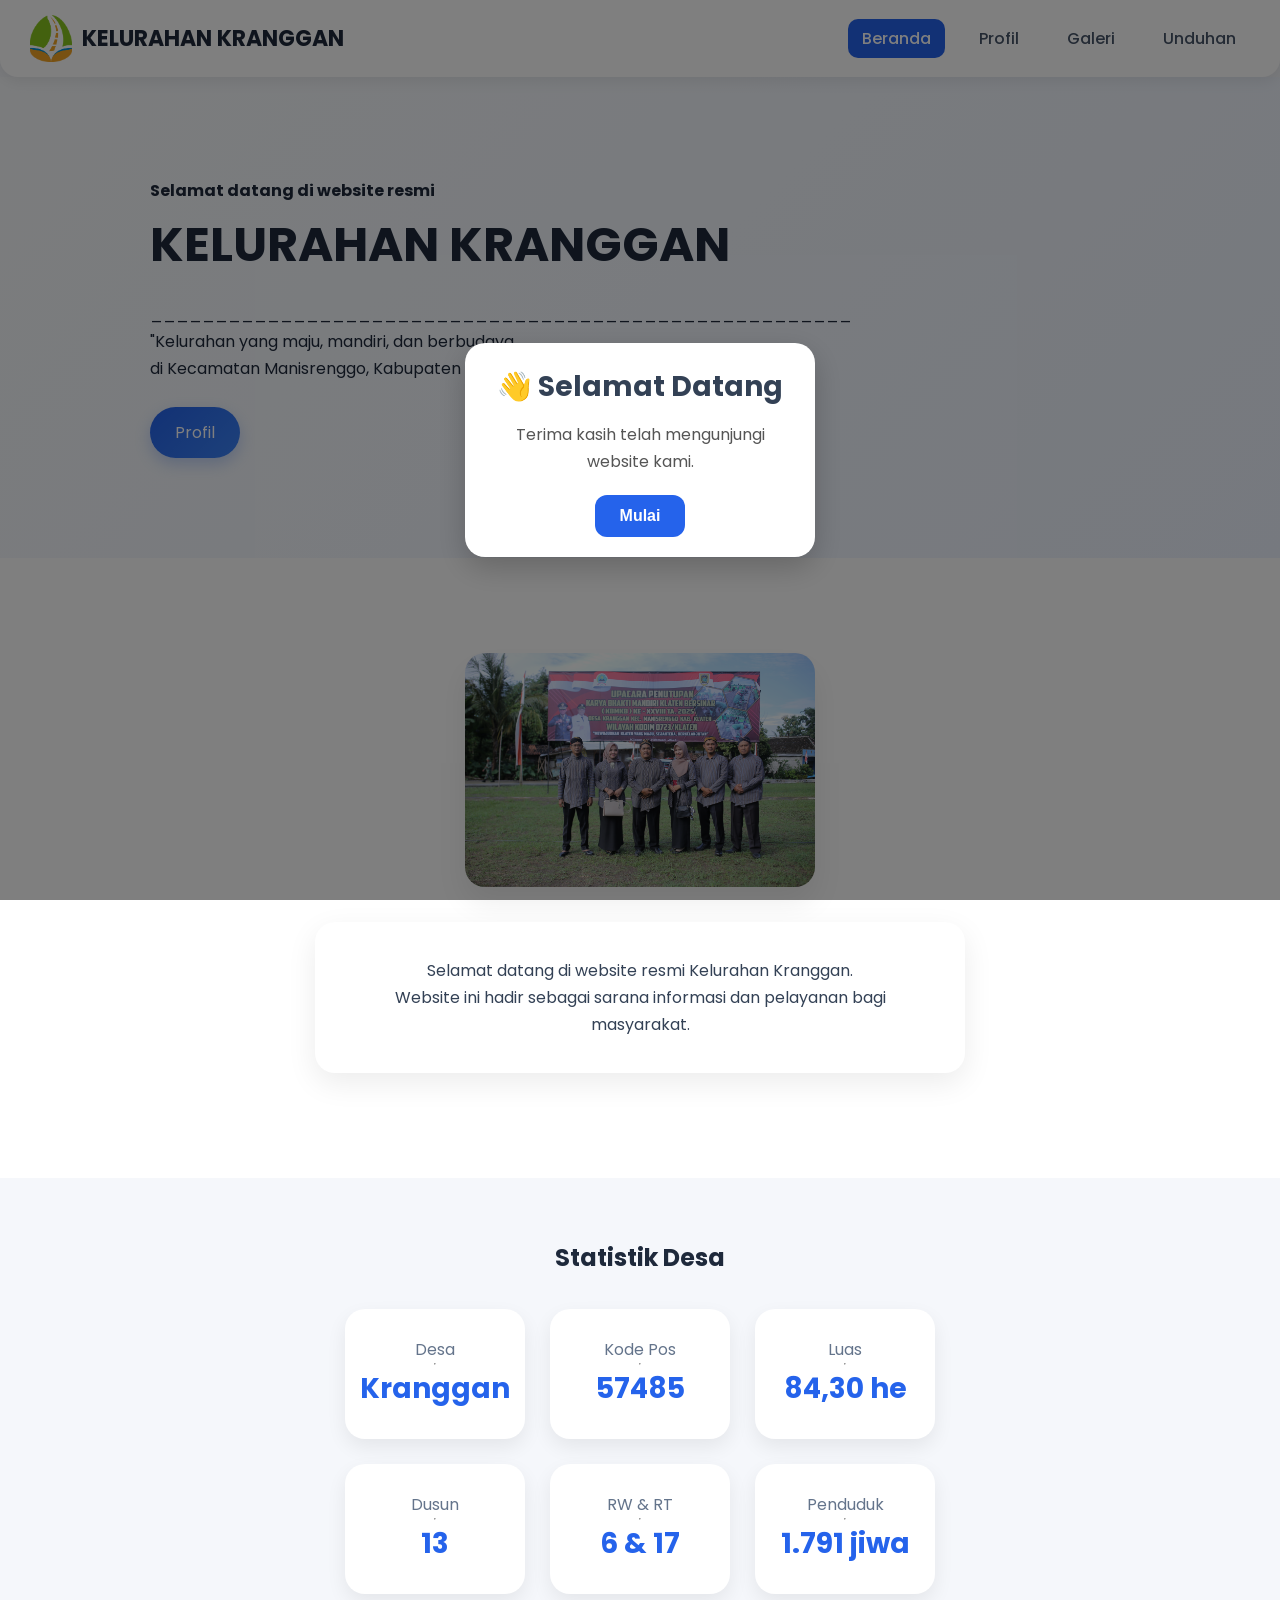
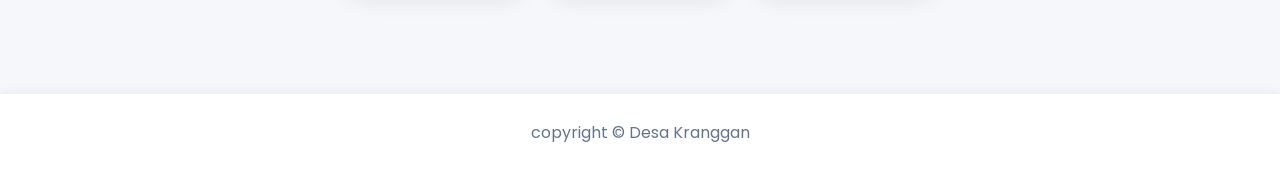
<file: index.html>
<!DOCTYPE html>
<html lang="id">
<head>
    <meta charset="UTF-8">
    <meta name="viewport" content="width=device-width, initial-scale=1.0">
    <title>Kelurahan Kranggan</title>
    <link rel="stylesheet" href="style.css">
    <link rel="icon" href="download/logo web.png">
    <script src="script.js"></script>
</head>
<body>
    <header>
        <div class="logo">
            <img src="download/logo web.png" alt="logoku">
            <h2>KELURAHAN KRANGGAN</h2>
        </div>
        <ul>
            <li><a href="index.html" class="active">Beranda</a></li>
            <li><a href="profil.html">Profil</a></li>
            <li><a href="galeri.html">Galeri</a></li>
            <li><a href="unduhan.html">Unduhan</a></li>
        </ul>
    </header>

    <section class="tubnail">
        <h4>Selamat datang di website resmi</h4>
        <h1>KELURAHAN KRANGGAN</h1>
        <p>______________________________________________________</p>
        <p>"Kelurahan yang maju, mandiri, dan berbudaya <br> di Kecamatan Manisrenggo, Kabupaten Klaten."</p>
        <a href="profil.html">Profil</a>
    </section>

    <section class="sambutan">
        <img src="gambar/kita bersama.jpg" alt="foto penting">
        <p class="card-t">Selamat datang di website resmi Kelurahan Kranggan.<br> Website ini hadir sebagai sarana informasi dan pelayanan bagi masyarakat.</p>
    </section>

    <section class="statistik">
        <h2>Statistik Desa</h2>
        <div class="stats">
            <div class="card">
                <p>Desa</p>
                <hr>
                <h3>Kranggan</h3>
            </div>
            <div class="card">
                <p>Kode Pos</p>
                <hr>
                <h3>57485</h3>
            </div>
            <div class="card">
                <p>Luas</p>
                <hr>
                <h3>84,30 he</h3>
            </div>
            <div class="card">
                <p>Dusun</p>
                <hr>
                <h3>13</h3>
            </div>
            <div class="card">
                <p>RW & RT</p>
                <hr>
                <h3>6 & 17 </h3>
            </div>
            <div class="card">
                <p>Penduduk</p>
                <hr>
                <h3>1.791 jiwa</h3>
            </div>
        </div>
    </section>

    <footer>
        <p>copyright &copy; Desa Kranggan</p>
    </footer>
    
    <!--Pop-up-->
    <div id="welcome" class="welcome">
      <div class="popup-content">
          <h2>👋 Selamat Datang</h2>
          <p>Terima kasih telah mengunjungi website kami.</p>
          <button onclick="closePopup()">Mulai</button>
      </div>
    </div>

  <script src="script.js"></script>
</body>
</html>
</file>
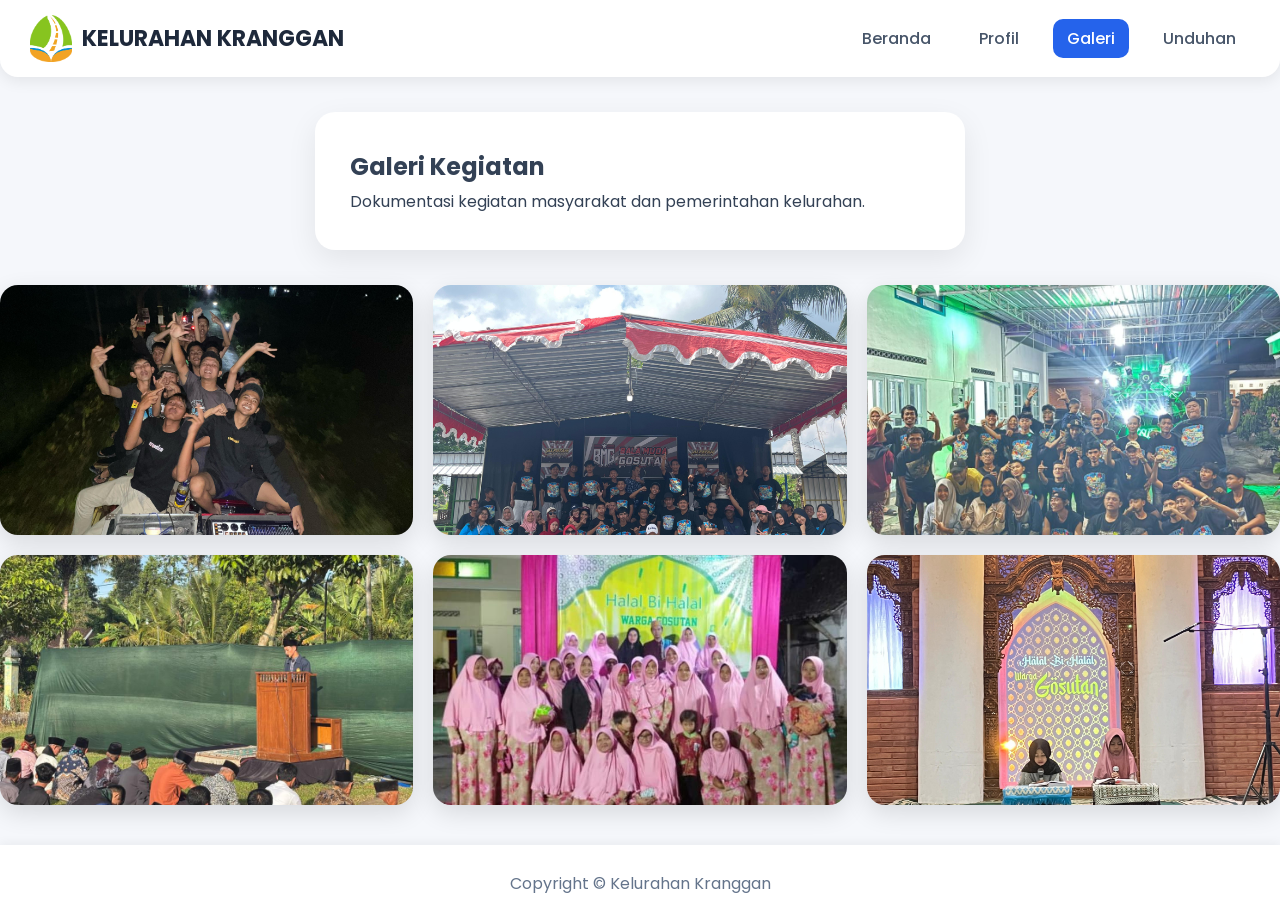
<file: galeri.html>
<!DOCTYPE html>
<html lang="id">
<head>
    <meta charset="UTF-8">
    <meta name="viewport" content="width=device-width, initial-scale=1.0">
    <title>Galeri</title>
    <link rel="stylesheet" href="style.css">
    <link rel="icon" href="download/logo web.png">
</head>
<body>

<header>
    <div class="logo">
        <img src="download/logo web.png" alt="">
        <h2>KELURAHAN KRANGGAN</h2>
    </div>

    <ul>
        <li><a href="index.html" >Beranda</a></li>
        <li><a href="profil.html">Profil</a></li>
        <li><a href="galeri.html" class="active">Galeri</a></li>
        <li><a href="unduhan.html">Unduhan</a></li>
    </ul>
</header>

<section class="card-t">
    <h2>Galeri Kegiatan</h2>
    <p>Dokumentasi kegiatan masyarakat dan pemerintahan kelurahan.</p>
</section>

<section class="galeri">
    <div class="grid-galeri">
        <div class="item"><img src="download/IMG-20250330-WA0039.jpg"></div>
        <div class="item"><img src="download/IMG-20250810-WA0078.jpg"></div>
        <div class="item"><img src="download/IMG-20260319-WA0011.jpg"></div>
        <div class="item"><img src="download/IMG-20260320-WA0004.jpg"></div>
        <div class="item"><img src="download/IMG-20260326-WA0019.jpg"></div>
        <div class="item"><img src="download/IMG-20260326-WA0071.jpg"></div>
    </div>
</section>

<footer>
    <p>Copyright © Kelurahan Kranggan</p>
</footer>

</body>
</html>
</file>
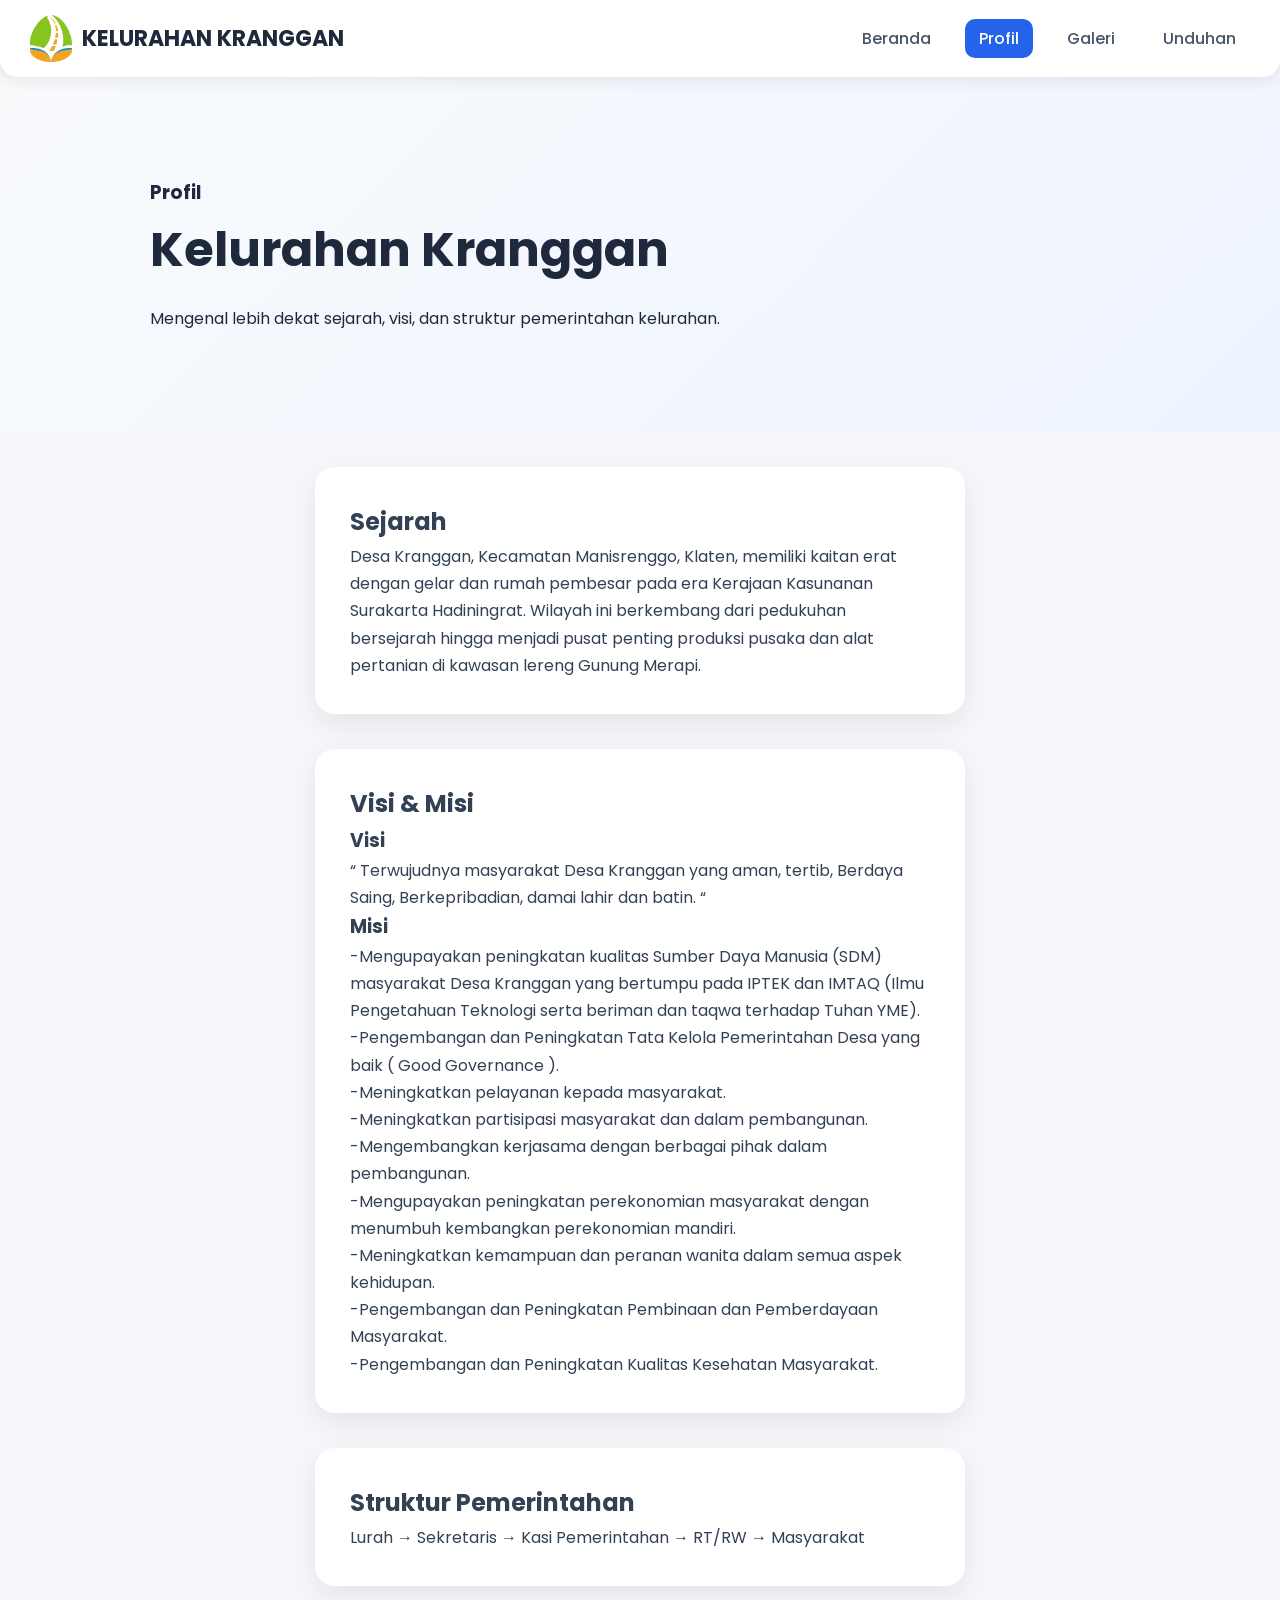
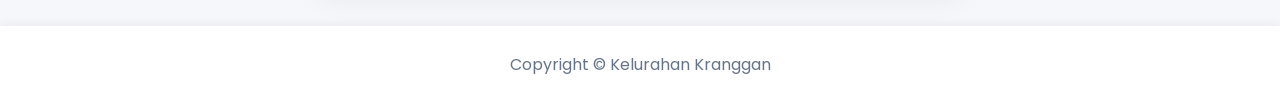
<file: profil.html>
<!DOCTYPE html>
<html lang="id">
<head>
    <meta charset="UTF-8">
    <meta name="viewport" content="width=device-width, initial-scale=1.0">
    <title>Profil Kelurahan</title>
    <link rel="stylesheet" href="style.css">
    <link rel="icon" href="download/logo web.png">
</head>

<body>

<!-- HEADER -->
<header>
    <div class="logo">
        <img src="download/logo web.png" alt="Logo Kelurahan">
        <h2>KELURAHAN KRANGGAN</h2>
    </div>

    <ul>
        <li><a href="index.html">Beranda</a></li>
        <li><a href="profil.html" class="active">Profil</a></li>
        <li><a href="galeri.html">Galeri</a></li>
        <li><a href="unduhan.html">Unduhan</a></li>
    </ul>
</header>

<!-- HERO -->
<section class="tubnail">
    <h3>Profil </h3>
    <h1>Kelurahan Kranggan</h1>
    <p>Mengenal lebih dekat sejarah, visi, dan struktur pemerintahan kelurahan.</p>
</section>

<!-- PROFIL CONTENT -->
<section class="card-t">
    <h2>Sejarah</h2>
    <p>
        Desa Kranggan, Kecamatan Manisrenggo, Klaten, memiliki kaitan erat dengan gelar dan rumah pembesar pada era Kerajaan Kasunanan Surakarta Hadiningrat. Wilayah ini berkembang dari pedukuhan bersejarah hingga menjadi pusat penting produksi pusaka dan alat pertanian di kawasan lereng Gunung Merapi.
    </p>
</section>

<section class="card-t">
    <h2>Visi & Misi</h2>

    <h3>Visi</h3>
    <p>“ Terwujudnya  masyarakat Desa  Kranggan  yang aman, tertib, Berdaya Saing, Berkepribadian, damai lahir dan batin. “</p>

    <h3>Misi</h3>
    <p>
        -Mengupayakan peningkatan kualitas Sumber Daya Manusia (SDM) masyarakat Desa Kranggan yang bertumpu pada IPTEK dan IMTAQ (Ilmu Pengetahuan Teknologi serta beriman dan taqwa terhadap Tuhan YME).<br> 
-Pengembangan dan Peningkatan Tata Kelola Pemerintahan Desa yang baik ( Good Governance ).<br>
-Meningkatkan  pelayanan kepada masyarakat.<br>
-Meningkatkan partisipasi masyarakat dan dalam pembangunan.<br>
-Mengembangkan kerjasama dengan berbagai pihak dalam pembangunan.<br>
-Mengupayakan peningkatan perekonomian masyarakat dengan menumbuh kembangkan perekonomian mandiri.<br>
-Meningkatkan kemampuan dan peranan wanita dalam semua aspek kehidupan.<br>
-Pengembangan dan Peningkatan Pembinaan dan Pemberdayaan Masyarakat.<br>
-Pengembangan dan Peningkatan Kualitas Kesehatan Masyarakat.<br>
    </p>
</section>

<section class="card-t">
    <h2>Struktur Pemerintahan</h2>
    <p>
        Lurah → Sekretaris → Kasi Pemerintahan → RT/RW → Masyarakat
    </p>
</section>

<!-- FOOTER -->
<footer>
    <p>Copyright © Kelurahan Kranggan</p>
</footer>

</body>
</html>
</file>
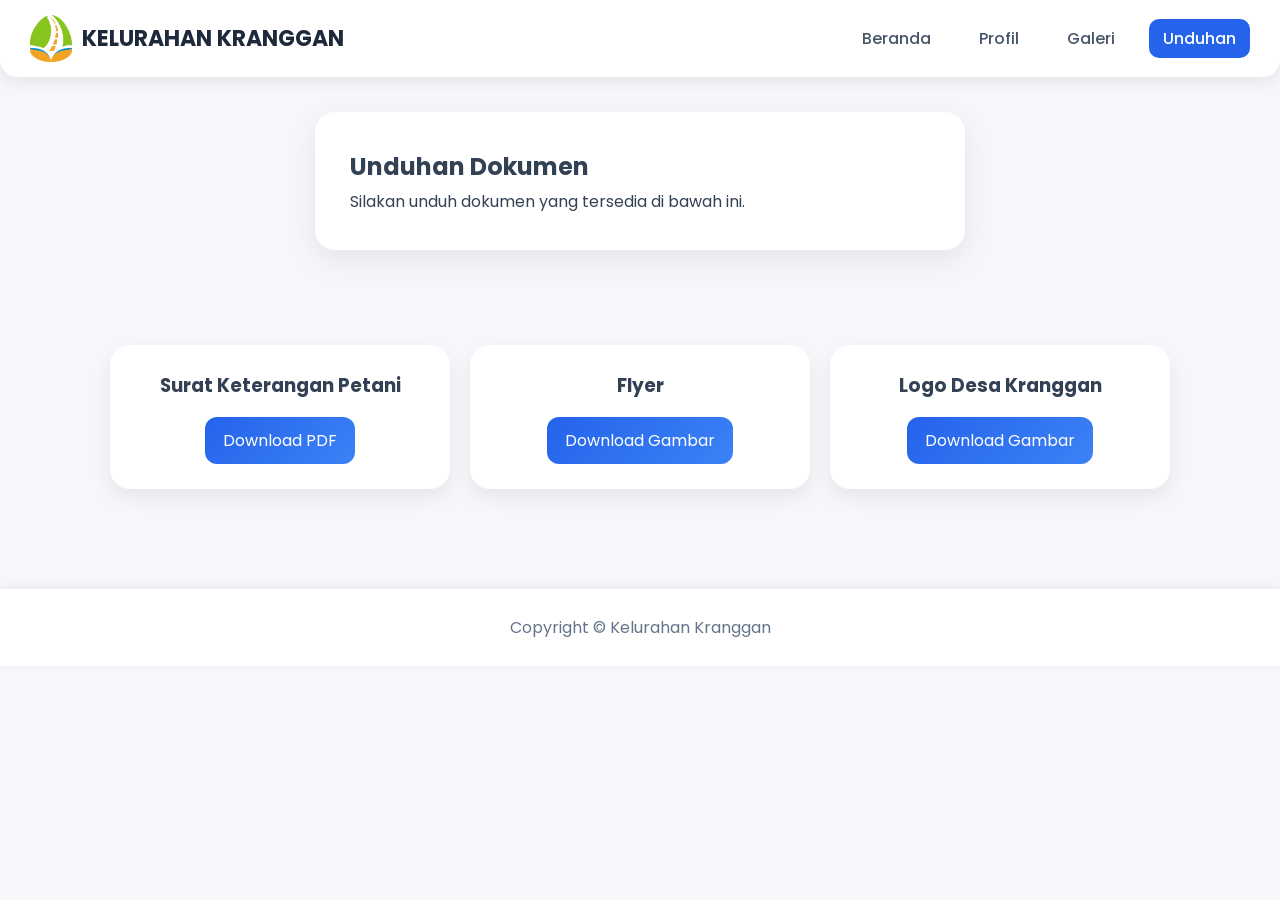
<file: unduhan.html>
<!DOCTYPE html>
<html lang="id">
<head>
    <meta charset="UTF-8">
    <meta name="viewport" content="width=device-width, initial-scale=1.0">
    <title>Unduhan</title>
    <link rel="stylesheet" href="style.css">
    <link rel="icon" href="download/logo web.png">
</head>
<body>

<header>
    <div class="logo">
        <img src="download/logo web.png" alt="">
        <h2>KELURAHAN KRANGGAN</h2>
    </div>

    <ul>
        <li><a href="index.html">Beranda</a></li>
        <li><a href="profil.html">Profil</a></li>
        <li><a href="galeri.html">Galeri</a></li>
        <li><a href="unduhan.html" class="active">Unduhan</a></li>
    </ul>
</header>

<section class="card-t">
    <h2>Unduhan Dokumen</h2>
    <p>Silakan unduh dokumen yang tersedia di bawah ini.</p>
</section>

<section class="download">
    <div class="card-download">
        <h3>Surat Keterangan Petani</h3>
        <a href="download/SURAT KETERANGAN PETANI.pdf" download="Surat Keterangan Petani">Download PDF</a>
    </div>

    <div class="card-download">
        <h3>Flyer</h3>
        <a href="download/Flyer.jpg" download="Flyer Potensi Desa Kranggan">Download Gambar</a>
    </div>

    <div class="card-download">
        <h3>Logo Desa Kranggan</h3>
        <a href="download/logo web.png" download="Logo Desa Kranggan">Download Gambar</a>
    </div>
</section>

<footer>
    <p>Copyright © Kelurahan Kranggan</p>
</footer>

</body>
</html>
</file>
<file: style.css>
@import url('https://fonts.googleapis.com/css2?family=Poppins:wght@300;400;500;600;700&display=swap');

*{
    margin:0;
    padding:0;
    box-sizing:border-box;
}

html {
  scroll-behavior: smooth;
}

body{
    background:#f5f7fb;
    font-family:'Poppins',sans-serif;
    color:#334155;
    line-height:1.7;
}

/* SUBJUDUL */
.subjudul{
    background:#eaf2ff;
    width:fit-content;
    min-width:150px;
    text-align:center;
    border-radius:20px 20px 0 0;
    margin:15px 0;
    padding:8px 20px;
    font-size:20px;
    font-weight:600;
    color:#2563eb;
}

/* HEADER */
header{
    display:flex;
    align-items:center;
    padding:15px 30px;
    background:white;

    position:sticky;
    top:0;
    z-index:100;

    border-radius:0 0 18px 18px;

    box-shadow:
    0 4px 15px rgba(0,0,0,.08);
}

.logo{
    display:flex;
    align-items:center;
    gap:10px;
}

.logo img{
    width:42px;
}

.logo h2{
    font-size:22px;
    color:#1e293b;
}

ul{
    list-style:none;
    display:flex;
    gap:20px;
    margin-left:auto;
}

ul li a{
    text-decoration:none;
    color:#475569;
    font-weight:500;
    padding:8px 14px;
    border-radius:10px;
    transition:.3s;
}

ul li a:hover{
    background:#eff6ff;
    color:#2563eb;
}

ul li a.active{
    background:#2563eb;
    color:white;
}

/* HERO */
.tubnail{
    padding:100px 150px;

    background:
    linear-gradient(
        135deg,
        #f8fafc,
        #eef4ff
    );

    color:#1e293b;
}

.tubnail h1{
    font-size:48px;
    margin-bottom:15px;
}

.tubnail p{
    max-width:600px;
}

.tubnail a{
    display:inline-block;

    margin-top:25px;

    text-decoration:none;
    color:white;

    background:
    linear-gradient(
        135deg,
        #2563eb,
        #3b82f6
    );

    padding:12px 25px;

    border-radius:50px;

    box-shadow:
    0 6px 15px rgba(37,99,235,.25);

    transition:.3s;
}

.tubnail a:hover{
    transform:translateY(-4px);
}

/* SAMBUTAN */
.sambutan{
    padding:70px 20px;
    text-align:center;
    background:white;
}

.sambutan img{
    max-width:350px;
    width:100%;
    border-radius:20px;
    display:block;
    margin:25px auto;

    box-shadow:
    0 15px 30px rgba(0,0,0,.08);
}

.card-t{
    background:white;

    max-width:650px;

    margin:35px auto;

    padding:35px;

    border-radius:20px;

    box-shadow:
    0 10px 30px rgba(0,0,0,.08);

    transition:.3s;
}

.card-t:hover{
    transform:translateY(-5px);
}

/* STATISTIK */
.statistik{
    padding:60px 20px;
}

.statistik h2{
    text-align:center;
    margin-bottom:30px;
    color:#1e293b;
}

.stats{
    display:grid;
    grid-template-columns:repeat(3,180px);
    justify-content:center;
    gap:25px;
}

.card{
    background:white;

    width:180px;
    height:130px;

    border-radius:20px;

    display:flex;
    flex-direction:column;
    justify-content:center;
    align-items:center;

    box-shadow:
    0 8px 20px rgba(0,0,0,.07);

    transition:.3s;
}

.card:hover{
    transform:translateY(-5px);
}

.card h3{
    font-size:28px;
    color:#2563eb;
}

.card p{
    color:#64748b;
}

/* DOWNLOAD */
.download{
    display:grid;

    grid-template-columns:
    repeat(auto-fit,minmax(250px,1fr));

    gap:20px;

    max-width:1100px;

    margin:auto;

    padding:60px 20px;
}

.card-download{
    background:white;

    padding:25px;

    text-align:center;

    border-radius:20px;

    box-shadow:
    0 8px 20px rgba(0,0,0,.07);

    transition:.3s;
}

.card-download:hover{
    transform:translateY(-5px);
}

.card-download a{
    display:inline-block;

    margin-top:15px;

    text-decoration:none;

    color:white;

    background:
    linear-gradient(
        135deg,
        #2563eb,
        #3b82f6
    );

    padding:10px 18px;

    border-radius:12px;
}

/* FOOTER */
footer{
    text-align:center;

    padding:25px;

    background:white;

    margin-top:40px;

    color:#64748b;

    box-shadow:
    0 -2px 10px rgba(0,0,0,.05);
}

/*Galeri*/
.grid-galeri {
    display: grid;
    grid-template-columns: repeat(3, 1fr);
    gap: 20px;
}

.item {
    border-radius: 18px;
    overflow: hidden;
    box-shadow: 0 8px 25px rgba(0,0,0,0.12);
}

.item img {
    width: 100%;
    height: 250px;
    object-fit: cover;
    display: block;
    transition: transform 0.5s ease;
}

.item:hover img {
    transform: scale(1.08);
}

@media (min-width: 768px) {
    .grid-galeri {
        grid-template-columns: repeat(3, 1fr);
    }
}

@media (max-width: 767px) {
    .grid-galeri {
        grid-template-columns: repeat(2, 1fr);
    }
}

/* POPUP */
.welcome{
    position:fixed;
    top:0;
    left:0;
    width:100%;
    height:100%;

    background:rgba(0,0,0,.5);

    display:flex;
    justify-content:center;
    align-items:center;

    padding:20px;

    z-index:9999;
}

.popup-content{
    background:white;

    max-width:350px;

    padding:20px;

    border-radius:20px;

    text-align:center;

    box-shadow:0 10px 30px rgba(0,0,0,.2);

    overflow:hidden;
}

.popup-content h2{
    font-size:28px;
    margin-bottom:10px;
    word-wrap: break-word;
}

.popup-content p{
    font-size:16px;
    margin-bottom:20px;
    word-wrap: break-word;
    color:#555;
}

.popup-content button{
    border:none;

    padding:12px 25px;

    border-radius:12px;

    background:#2563eb;
    color:white;

    font-size:16px;
    font-weight:600;

    cursor:pointer;
}

/* ANIMASI */
@keyframes popup{
    from{
        opacity:0;
        transform:translateY(20px);
    }
    to{
        opacity:1;
        transform:translateY(0);
    }
}

/* TABLET */
@media (max-width:768px){

    .popup-content{
        max-width:350px;
        padding:25px 20px;
    }

    .popup-content h2{
        font-size:24px;
    }

    .popup-content p{
        font-size:15px;
    }
}

/* HP */
@media (max-width:480px){

    .popup-content{
        width:95%;
        padding:20px 15px;
        border-radius:15px;
    }

    .popup-content h2{
        font-size:20px;
    }

    .popup-content p{
        font-size:14px;
    }

    .popup-content button{
        width:100%;
        padding:12px;
    }
}

/* TABLET */
@media(max-width:992px){

    .tubnail{
        padding:80px 60px;
    }

    .stats{
        grid-template-columns:
        repeat(2,180px);
    }
}

/* MOBILE */
@media(max-width:768px){

    header{
        flex-direction:column;
        gap:15px;
    }

    ul{
        margin-left:0;
        flex-wrap:wrap;
        justify-content:center;
    }

    .tubnail{
        padding:70px 25px;
        text-align:center;
    }

    .tubnail h1{
        font-size:32px;
    }

    .stats{
        grid-template-columns:1fr;
    }

    .card{
        width:100%;
        max-width:250px;
        margin:auto;
    }
}
</file>
